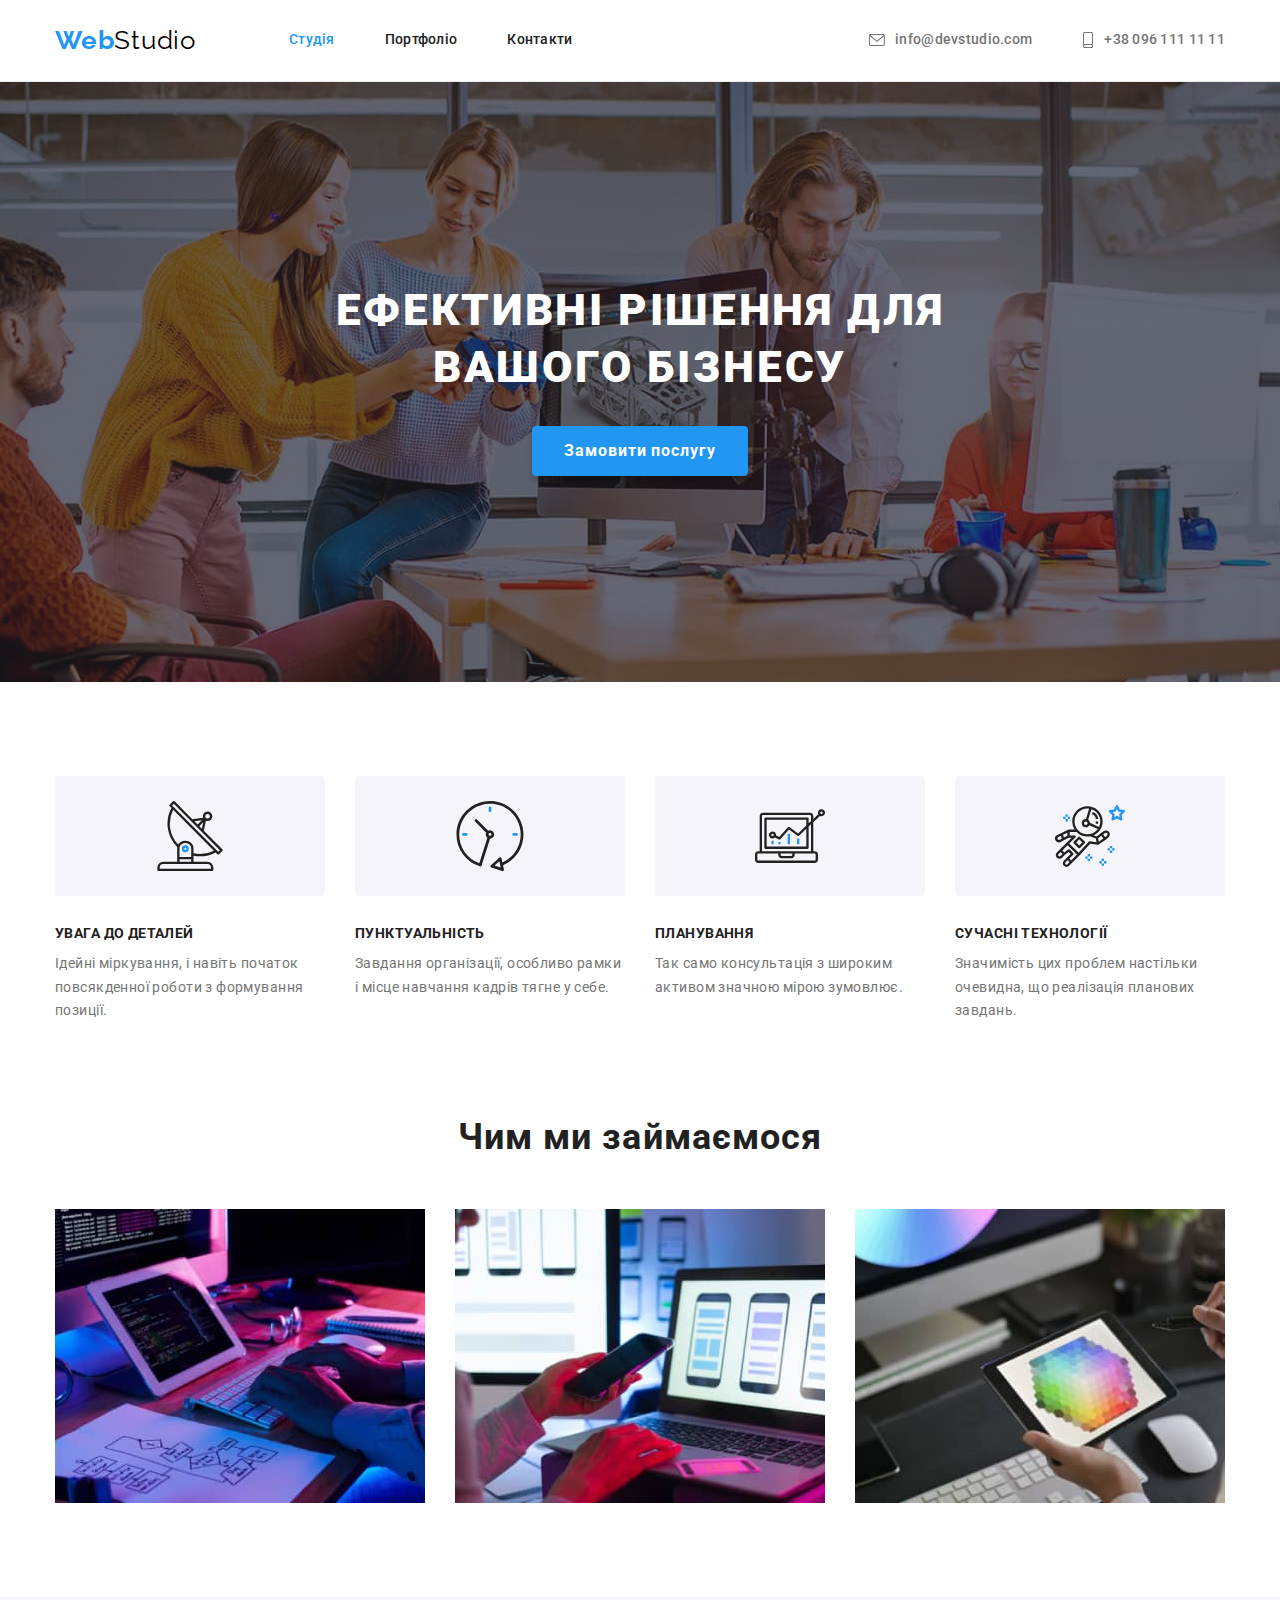
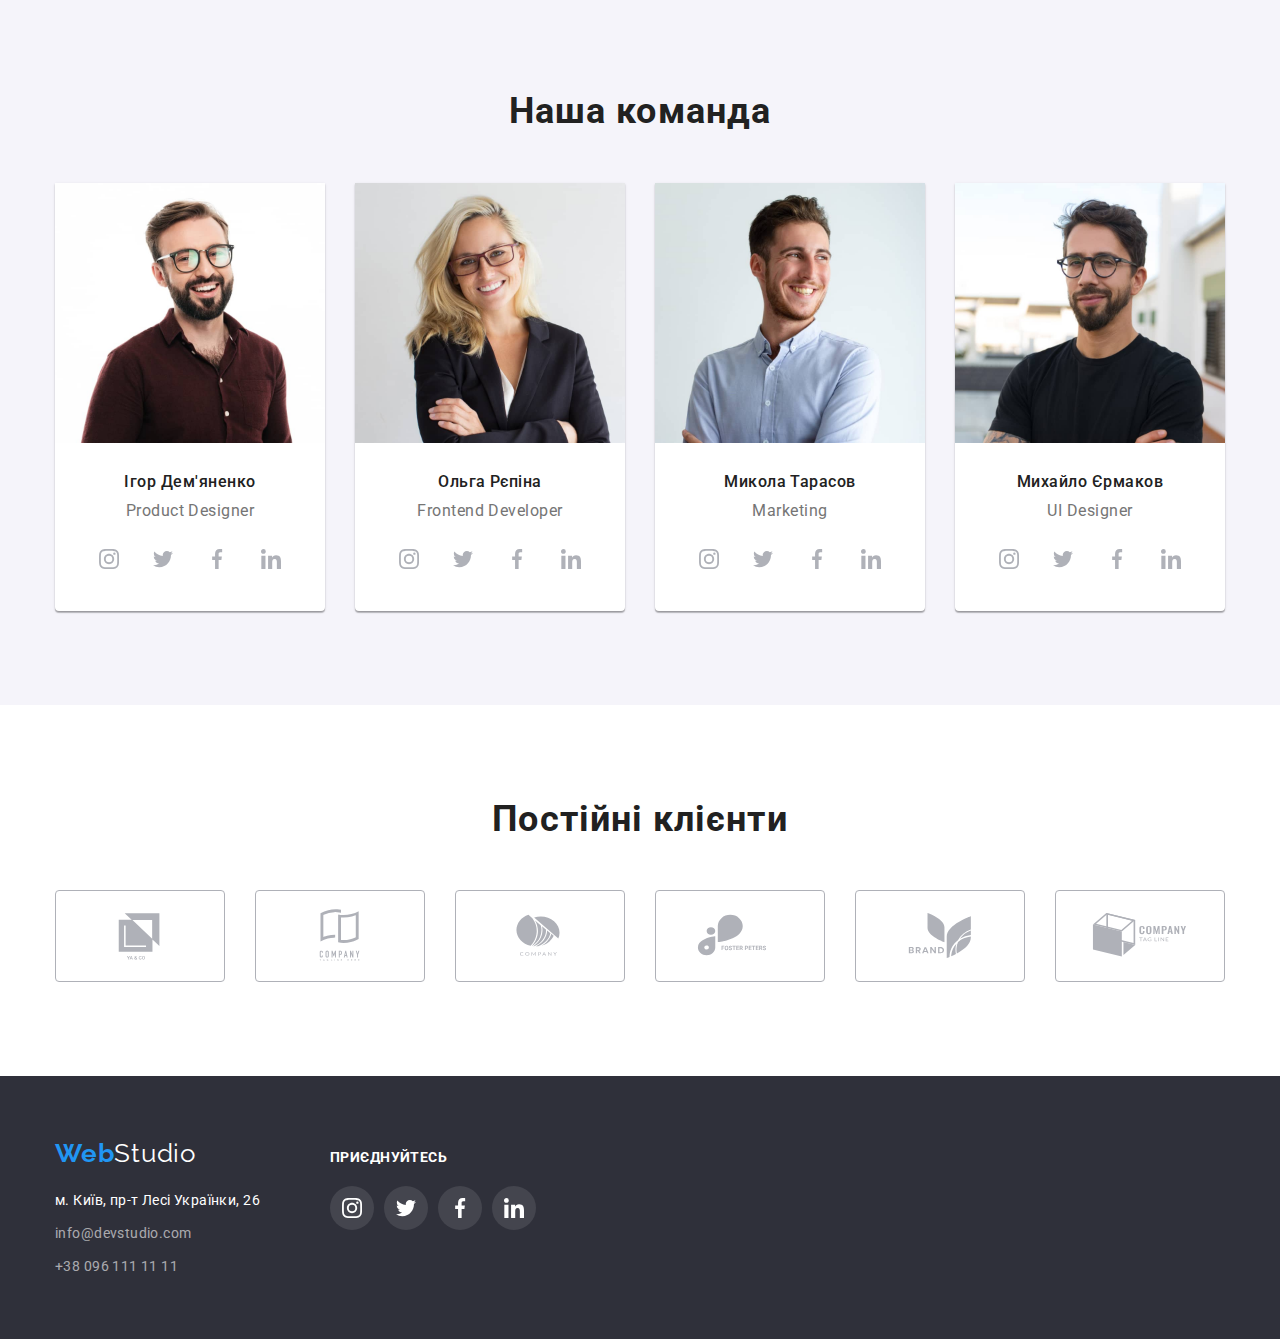
<file: index.html>
<!DOCTYPE html>
<html lang="uk">
  <head>
    <meta charset="UTF-8" />
    <meta http-equiv="X-UA-Compatible" content="IE=edge" />
    <meta name="viewport" content="width=device-width, initial-scale=1.0" />
    <title lang="en">WebStudio</title>

    <link rel="preconnect" href="https://fonts.googleapis.com" />
    <link rel="preconnect" href="https://fonts.gstatic.com" crossorigin />
    <link
      href="https://fonts.googleapis.com/css2?family=Oleo+Script&family=Raleway:wght@700&family=Roboto:wght@400;500;700;900&display=swap"
      rel="stylesheet"
    />
    <link
      href="https://fonts.googleapis.com/css2?family=Roboto:wght@400;500;700;900&display=swap"
      rel="stylesheet"
    />
    <link
      rel="stylesheet"
      href="https://cdnjs.cloudflare.com/ajax/libs/modern-normalize/1.1.0/modern-normalize.min.css"
    />
    <link rel="stylesheet" href="./css/styles.css" />
  </head>
  <body>
    <header class="page-header">
      <div class="container header-content">
        <a class="logo-link" href="./index.html"
          >Web<span class="logo-part">Studio</span></a
        >
        <nav class="nav-container">
          <ul class="nav-list list">
            <li>
              <a class="nav-link current" href="./index.html">Студія</a>
            </li>
            <li><a class="nav-link" href="./portfolio.html">Портфоліо</a></li>
            <li><a class="nav-link" href="#">Контакти</a></li>
          </ul>
        </nav>
        <ul class="contact-list list">
          <li>
            <a
              class="contact-link"
              href="mailto:info@devstudio.com"
              target="_blank"
            >
              <svg
                aria-label="іконка пошти"
                class="icon-header"
                width="16"
                height="12"
              >
                <use href="./images/sprite.svg#icon-envelope"></use></svg
              >info@devstudio.com</a
            >
          </li>
          <li>
            <a class="contact-link" href="tel:+380961111111"
              ><svg
                aria-label="іконка телефону"
                class="icon-header"
                width="12"
                height="16"
              >
                <use href="./images/sprite.svg#icon-smartphone"></use></svg
              >+38 096 111 11 11
            </a>
          </li>
        </ul>
      </div>
    </header>
    <main>
      <section class="main-section">
        <div class="container">
          <h1 class="studio-heading">Ефективні рішення для вашого бізнесу</h1>
          <button class="studio-button" type="button">Замовити послугу</button>
        </div>
      </section>
      <section class="advantages-section">
        <div class="container">
          <h2 class="visually-hidden">Наші переваги</h2>
          <ul class="advantages-list list">
            <li>
              <div class="advantages-icon-box">
                <svg
                  aria-label="іконка антени"
                  class="advantages-icon"
                  width="70"
                  height="70"
                >
                  <use href="./images/sprite.svg#icon-antenna-1"></use>
                </svg>
              </div>
              <h3 class="advantages-heading">Увага до деталей</h3>
              <p class="advantages-paragraph">
                Ідейні міркування, і навіть початок повсякденної роботи з
                формування позиції.
              </p>
            </li>
            <li>
              <div class="advantages-icon-box">
                <svg
                  aria-label="іконка годинника"
                  class="advantages-icon"
                  width="70"
                  height="70"
                >
                  <use href="./images/sprite.svg#icon-clock-1"></use>
                </svg>
              </div>
              <h3 class="advantages-heading">Пунктуальність</h3>
              <p class="advantages-paragraph">
                Завдання організації, особливо рамки і місце навчання кадрів
                тягне у себе.
              </p>
            </li>
            <li>
              <div class="advantages-icon-box">
                <svg
                  aria-label="іконка діаграми"
                  class="advantages-icon"
                  width="70"
                  height="70"
                >
                  <use href="./images/sprite.svg#icon-diagram-1"></use>
                </svg>
              </div>
              <h3 class="advantages-heading">Планування</h3>
              <p class="advantages-paragraph">
                Так само консультація з широким активом значною мірою зумовлює.
              </p>
            </li>
            <li>
              <div class="advantages-icon-box">
                <svg
                  aria-label="іконка астронавта"
                  class="advantages-icon"
                  width="70"
                  height="70"
                >
                  <use href="./images/sprite.svg#icon-astronaut-1"></use>
                </svg>
              </div>
              <h3 class="advantages-heading">Сучасні технології</h3>
              <p class="advantages-paragraph">
                Значимість цих проблем настільки очевидна, що реалізація
                планових завдань.
              </p>
            </li>
          </ul>
        </div>
      </section>
      <section class="activity-section">
        <div class="container">
          <h2 class="activity-heading">Чим ми займаємося</h2>
          <ul class="activity-list list">
            <li>
              <img
                src="./images/img-1.jpg"
                alt="Людина працює за комп'ютером"
                width="370"
                height="294"
              />
            </li>
            <li>
              <img
                src="./images/img-2.jpg"
                alt="Людина працює з телефоном та ноутбуком"
                width="370"
                height="294"
              />
            </li>
            <li>
              <img
                src="./images/img-3.jpg"
                alt="Людина дивиться на палітру кольорів у планшеті"
                width="370"
                height="294"
              />
            </li>
          </ul>
        </div>
      </section>
      <section class="team-section">
        <div class="container">
          <h2 class="team-heading">Наша команда</h2>

          <ul class="team-list list">
            <li class="team-card">
              <img
                src="./images/team-1.jpg"
                alt="Чоловік в окулярах"
                width="270"
                height="260"
              />
              <div class="team-card-text">
                <h3 class="team-name">Ігор Дем'яненко</h3>
                <p class="team-position" lang="en">Product Designer</p>

                <ul class="team-link-list list">
                  <li class="team-link-item">
                    <a class="team-link" href="#">
                      <svg
                        aria-label="іконка інстаграма"
                        class="team-icon"
                        width="20"
                        height="20"
                      >
                        <use href="./images/sprite.svg#icon-instagram"></use>
                      </svg>
                    </a>
                  </li>
                  <li class="team-link-item">
                    <a class="team-link" href="#">
                      <svg
                        aria-label="ікнока твітера"
                        class="team-icon"
                        width="20"
                        height="20"
                      >
                        <use href="./images/sprite.svg#icon-twitter"></use>
                      </svg>
                    </a>
                  </li>
                  <li class="team-link-item">
                    <a class="team-link" href="#">
                      <svg
                        aria-label="іконка фейсбука"
                        class="team-icon"
                        width="20"
                        height="20"
                      >
                        <use href="./images/sprite.svg#icon-facebook"></use>
                      </svg>
                    </a>
                  </li>
                  <li class="team-link-item">
                    <a class="team-link" href="#">
                      <svg
                        aria-label="іконка лінкедіна"
                        class="team-icon"
                        width="20"
                        height="20"
                      >
                        <use href="./images/sprite.svg#icon-linkedin"></use>
                      </svg>
                    </a>
                  </li>
                </ul>
              </div>
            </li>
            <li class="team-card">
              <img
                src="./images/team-2.jpg"
                alt="Жінка в окулярах"
                width="270"
                height="260"
              />
              <div class="team-card-text">
                <h3 class="team-name">Ольга Рєпіна</h3>
                <p class="team-position" lang="en">Frontend Developer</p>

                <ul class="team-link-list list">
                  <li class="team-link-item">
                    <a class="team-link" href="#">
                      <svg
                        aria-label="іконка інстаграма"
                        class="team-icon"
                        width="20"
                        height="20"
                      >
                        <use href="./images/sprite.svg#icon-instagram"></use>
                      </svg>
                    </a>
                  </li>
                  <li class="team-link-item">
                    <a class="team-link" href="#">
                      <svg
                        aria-label="іконка твітера"
                        class="team-icon"
                        width="20"
                        height="20"
                      >
                        <use href="./images/sprite.svg#icon-twitter"></use>
                      </svg>
                    </a>
                  </li>
                  <li class="team-link-item">
                    <a class="team-link" href="#">
                      <svg
                        aria-label="іконка фейсбука"
                        class="team-icon"
                        width="20"
                        height="20"
                      >
                        <use href="./images/sprite.svg#icon-facebook"></use>
                      </svg>
                    </a>
                  </li>
                  <li class="team-link-item">
                    <a class="team-link" href="#">
                      <svg
                        aria-label="іконка лінкедіна"
                        class="team-icon"
                        width="20"
                        height="20"
                      >
                        <use href="./images/sprite.svg#icon-linkedin"></use>
                      </svg>
                    </a>
                  </li>
                </ul>
              </div>
            </li>
            <li class="team-card">
              <img
                src="./images/team-3.jpg"
                alt="Хлопець в сорочці"
                width="270"
                height="260"
              />
              <div class="team-card-text">
                <h3 class="team-name">Микола Тарасов</h3>
                <p class="team-position" lang="en">Marketing</p>

                <ul class="team-link-list list">
                  <li class="team-link-item">
                    <a class="team-link" href="#">
                      <svg
                        aria-label="іконка інстаграма"
                        class="team-icon"
                        width="20"
                        height="20"
                      >
                        <use href="./images/sprite.svg#icon-instagram"></use>
                      </svg>
                    </a>
                  </li>
                  <li class="team-link-item">
                    <a class="team-link" href="#">
                      <svg
                        aria-label="іконка твітера"
                        class="team-icon"
                        width="20"
                        height="20"
                      >
                        <use href="./images/sprite.svg#icon-twitter"></use>
                      </svg>
                    </a>
                  </li>
                  <li class="team-link-item">
                    <a class="team-link" href="#">
                      <svg
                        aria-label="іконка фейсбука"
                        class="team-icon"
                        width="20"
                        height="20"
                      >
                        <use href="./images/sprite.svg#icon-facebook"></use>
                      </svg>
                    </a>
                  </li>
                  <li class="team-link-item">
                    <a class="team-link" href="#">
                      <svg
                        aria-label="іконка лінкедіна"
                        class="team-icon"
                        width="20"
                        height="20"
                      >
                        <use href="./images/sprite.svg#icon-linkedin"></use>
                      </svg>
                    </a>
                  </li>
                </ul>
              </div>
            </li>
            <li class="team-card">
              <img
                src="./images/team-4.jpg"
                alt="Хлопець в окулярах"
                width="270"
                height="260"
              />
              <div class="team-card-text">
                <h3 class="team-name">Михайло Єрмаков</h3>
                <p class="team-position" lang="en">UI Designer</p>

                <ul class="team-link-list list">
                  <li class="team-link-item">
                    <a class="team-link" href="#">
                      <svg
                        aria-label="іконка інстаграма"
                        class="team-icon"
                        width="20"
                        height="20"
                      >
                        <use href="./images/sprite.svg#icon-instagram"></use>
                      </svg>
                    </a>
                  </li>
                  <li class="team-link-item">
                    <a class="team-link" href="#">
                      <svg
                        aria-label="іконка твітера"
                        class="team-icon"
                        width="20"
                        height="20"
                      >
                        <use href="./images/sprite.svg#icon-twitter"></use>
                      </svg>
                    </a>
                  </li>
                  <li class="team-link-item">
                    <a class="team-link" href="#">
                      <svg
                        aria-label="іконка фейсбука"
                        class="team-icon"
                        width="20"
                        height="20"
                      >
                        <use href="./images/sprite.svg#icon-facebook"></use>
                      </svg>
                    </a>
                  </li>
                  <li class="team-link-item">
                    <a class="team-link" href="#">
                      <svg
                        aria-label="іконка лінкедіна"
                        class="team-icon"
                        width="20"
                        height="20"
                      >
                        <use href="./images/sprite.svg#icon-linkedin"></use>
                      </svg>
                    </a>
                  </li>
                </ul>
              </div>
            </li>
          </ul>
        </div>
      </section>
      <section class="clients-section">
        <div class="container">
          <h2 class="clients-heading">Постійні клієнти</h2>
          <ul class="clients-list list">
            <li class="client-list-item">
              <a href="#" class="clients-link">
                <svg
                  aria-label="лого компанії"
                  class="clients-icon"
                  width="106"
                  height="60"
                >
                  <use href="./images/sprite.svg#icon-logo"></use>
                </svg>
              </a>
            </li>
            <li class="client-list-item">
              <a href="#" class="clients-link">
                <svg
                  aria-label="лого компанії"
                  class="clients-icon"
                  width="106"
                  height="60"
                >
                  <use href="./images/sprite.svg#icon-logo-2"></use>
                </svg>
              </a>
            </li>
            <li class="client-list-item">
              <a href="#" class="clients-link">
                <svg
                  aria-label="лого компанії"
                  class="clients-icon"
                  width="106"
                  height="60"
                >
                  <use href="./images/sprite.svg#icon-logo-3"></use>
                </svg>
              </a>
            </li>
            <li class="client-list-item">
              <a href="#" class="clients-link">
                <svg
                  aria-label="лого компанії"
                  class="clients-icon"
                  width="106"
                  height="60"
                >
                  <use href="./images/sprite.svg#icon-logo-4"></use>
                </svg>
              </a>
            </li>
            <li class="client-list-item">
              <a href="#" class="clients-link">
                <svg
                  aria-label="лого компанії"
                  class="clients-icon"
                  width="106"
                  height="60"
                >
                  <use href="./images/sprite.svg#icon-logo-5"></use>
                </svg>
              </a>
            </li>
            <li class="client-list-item">
              <a href="#" class="clients-link">
                <svg
                  aria-label="лого компанії"
                  class="clients-icon"
                  width="106"
                  height="60"
                >
                  <use href="./images/sprite.svg#icon-logo-6"></use>
                </svg>
              </a>
            </li>
          </ul>
        </div>
      </section>
    </main>
    <footer class="page-footer">
      <div class="footer-container container">
        <div class="address-info-box">
          <a class="footer-logo" href="./index.html"
            >Web<span class="footer-logo-part">Studio</span></a
          >
          <address class="address-info">
            <ul class="address-list list">
              <li>
                <a
                  class="address-link"
                  href="https://goo.gl/maps/ioWXc1XH5CA14CVF7"
                  target="_blank"
                  rel="noopener norefferer nofollow"
                  >м. Київ, пр-т Лесі Українки, 26</a
                >
              </li>
              <li>
                <a
                  class="footer-link"
                  href="mailto:info@devstudio.com"
                  target="_blank"
                  >info@devstudio.com</a
                >
              </li>
              <li>
                <a class="footer-link" href="tel:+380961111111"
                  >+38 096 111 11 11</a
                >
              </li>
            </ul>
          </address>
        </div>
        <div class="join-box">
          <p class="join-paragraph">Приєднуйтесь</p>
          <ul class="join-list list">
            <li class="join-list-item">
              <a class="join-link" href="#">
                <svg
                  aria-label="інонка інстаграма"
                  class="join-icon"
                  width="20"
                  height="20"
                >
                  <use href="./images/sprite.svg#icon-instagram-2"></use>
                </svg>
              </a>
            </li>
            <li class="join-list-item">
              <a class="join-link" href="#">
                <svg
                  aria-label="інонка твітера"
                  class="join-icon"
                  width="20"
                  height="20"
                >
                  <use href="./images/sprite.svg#icon-twitter-2"></use>
                </svg>
              </a>
            </li>
            <li class="join-list-item">
              <a class="join-link" href="#">
                <svg
                  aria-label="іконка фейсбука"
                  class="join-icon"
                  width="20"
                  height="20"
                >
                  <use href="./images/sprite.svg#icon-facebook-2"></use>
                </svg>
              </a>
            </li>
            <li class="join-list-item">
              <a class="join-link" href="#">
                <svg
                  aria-label="іконка лінкедіна"
                  class="join-icon"
                  width="20"
                  height="20"
                >
                  <use href="./images/sprite.svg#icon-linkedin-2"></use>
                </svg>
              </a>
            </li>
          </ul>
        </div>
      </div>
    </footer>
  </body>
</html>
</file>
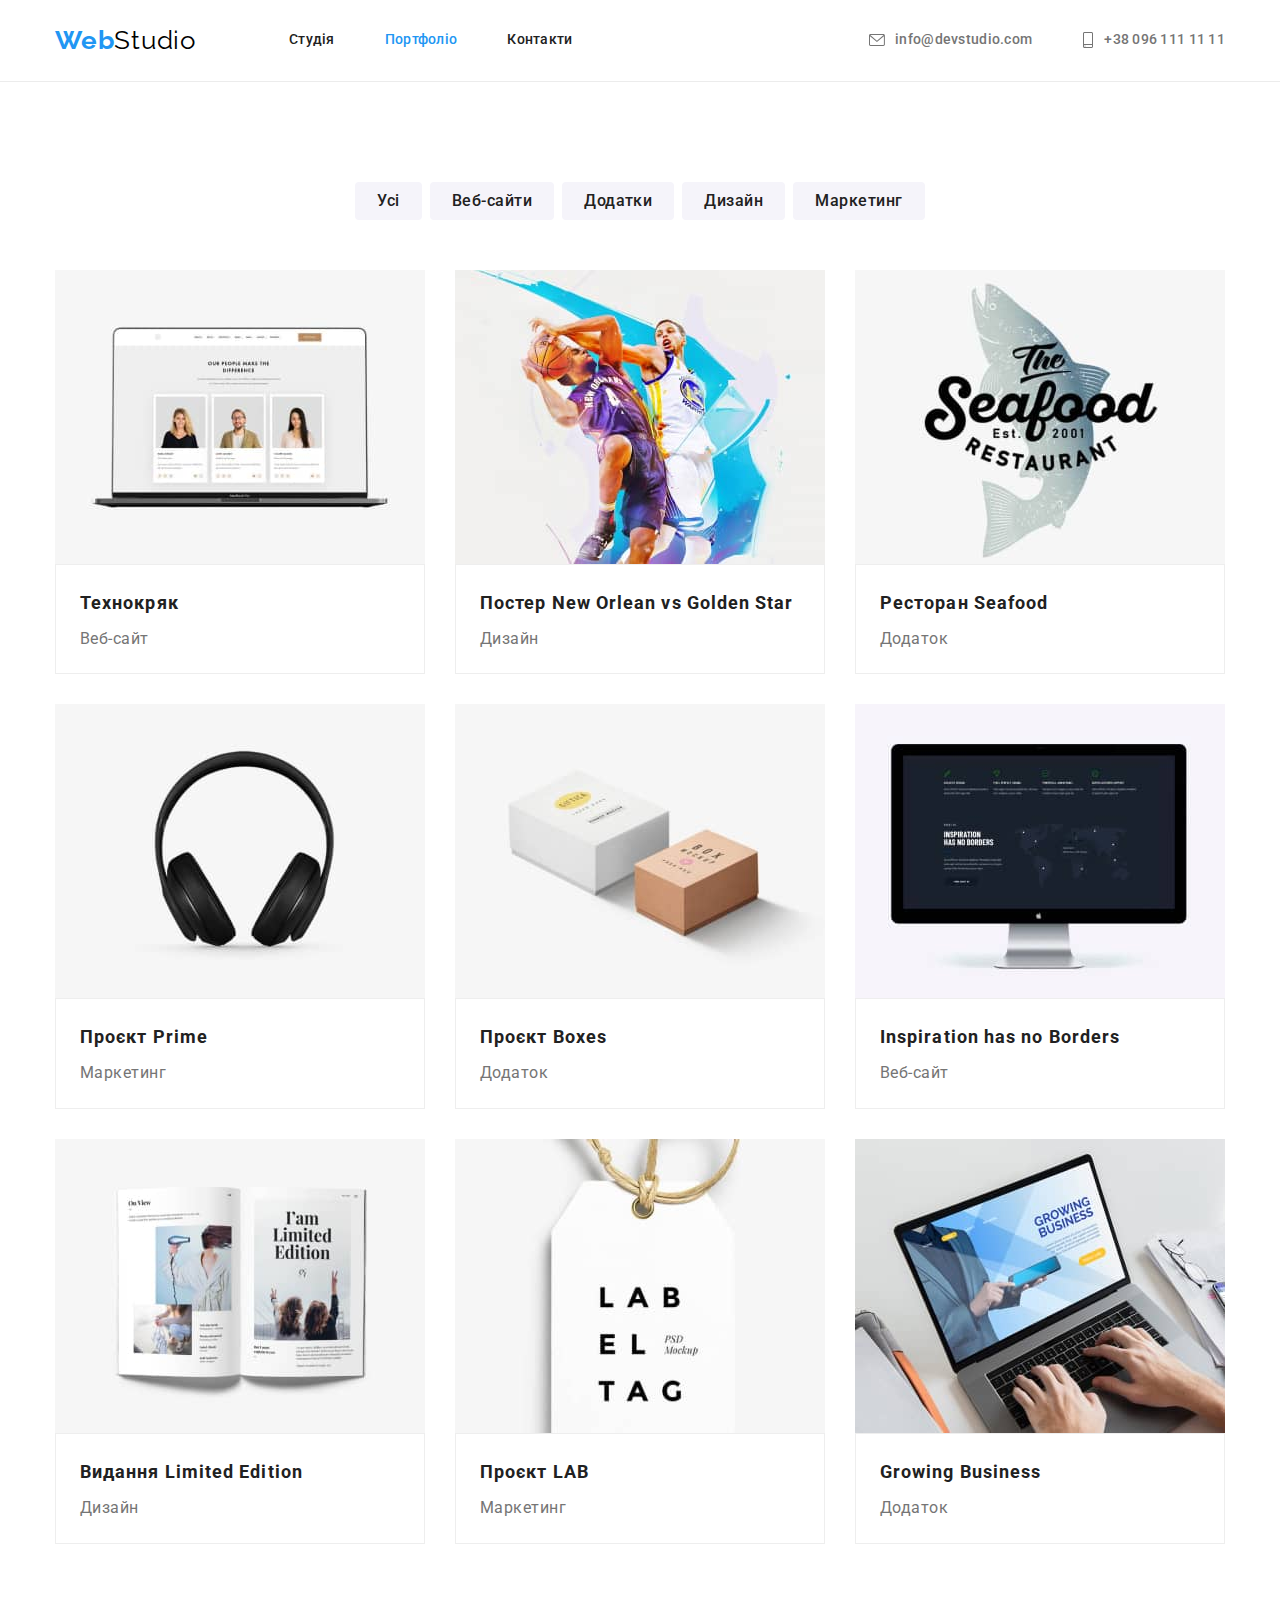
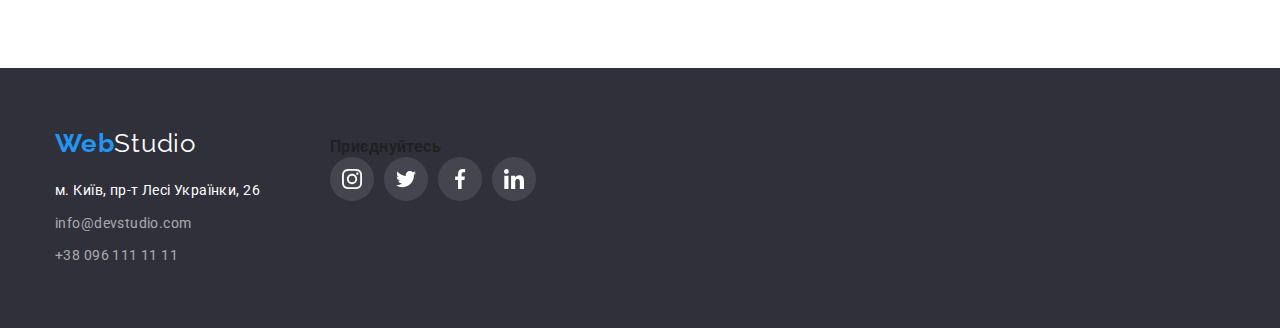
<file: portfolio.html>
<!DOCTYPE html>
<html lang="uk">
  <head>
    <meta charset="UTF-8" />
    <meta http-equiv="X-UA-Compatible" content="IE=edge" />
    <meta name="viewport" content="width=device-width, initial-scale=1.0" />
    <title>Portfolio</title>

    <link rel="preconnect" href="https://fonts.googleapis.com" />
    <link rel="preconnect" href="https://fonts.gstatic.com" crossorigin />
    <link
      href="https://fonts.googleapis.com/css2?family=Oleo+Script&family=Raleway:wght@700&family=Roboto:wght@400;500;700;900&display=swap"
      rel="stylesheet"
    />
    <link
      href="https://fonts.googleapis.com/css2?family=Roboto:wght@400;500;700;900&display=swap"
      rel="stylesheet"
    />
    <link
      rel="stylesheet"
      href="https://cdnjs.cloudflare.com/ajax/libs/modern-normalize/1.1.0/modern-normalize.min.css"
    />
    <link rel="stylesheet" href="./css/styles.css" />
  </head>
  <body>
    <header class="page-header">
      <div class="container header-content">
        <a class="logo-link" href="./index.html"
          >Web<span class="logo-part">Studio</span></a
        >
        <nav class="nav-container">
          <ul class="nav-list list">
            <li><a class="nav-link" href="./index.html">Студія</a></li>
            <li>
              <a class="nav-link current" href="./portfolio.html">Портфоліо</a>
            </li>
            <li><a class="nav-link" href="#">Контакти</a></li>
          </ul>
        </nav>
        <ul class="contact-list list">
          <li>
            <a
              class="contact-link"
              href="mailto:info@devstudio.com"
              target="_blank"
              ><svg
                aria-label="іконка пошти"
                class="icon-header"
                width="16"
                height="12"
              >
                <use href="./images/sprite.svg#icon-envelope"></use></svg
              >info@devstudio.com</a
            >
          </li>
          <li>
            <a class="contact-link" href="tel:+380961111111"
              ><svg
                aria-label="іконка телефона"
                class="icon-header"
                width="12"
                height="16"
              >
                <use href="./images/sprite.svg#icon-smartphone"></use></svg
              >+38 096 111 11 11</a
            >
          </li>
        </ul>
      </div>
    </header>
    <main>
      <section class="portfolio-section">
        <div class="container">
          <h1 class="visually-hidden">Портфоліо</h1>
          <ul class="button-list list">
            <li><button class="portfolio-button" type="button">Усі</button></li>
            <li>
              <button class="portfolio-button" type="button">Веб-сайти</button>
            </li>
            <li>
              <button class="portfolio-button" type="button">Додатки</button>
            </li>
            <li>
              <button class="portfolio-button" type="button">Дизайн</button>
            </li>
            <li>
              <button class="portfolio-button" type="button">Маркетинг</button>
            </li>
          </ul>
          <ul class="portfolio-list list">
            <li class="portfolio-card">
              <a class="portfolio-card-link link" href="#">
                <img
                  src="./images/portfolio-1.jpg"
                  alt="Три працівника на екрані
              ноутбука"
                  width="370"
                  height="294"
                />
                <div class="portfolio-card-text">
                  <h2 class="portfolio-heading">Технокряк</h2>
                  <p class="portfolio-paragraph">Веб-сайт</p>
                </div>
              </a>
            </li>
            <li class="portfolio-card">
              <a class="portfolio-card-link link" href="#">
                <img
                  src="./images/portfolio-2.jpg"
                  alt="Два чоловіка грають у
              баскетбол"
                  width="370"
                  height="294"
                />
                <div class="portfolio-card-text">
                  <h2 class="portfolio-heading">
                    Постер <span lang="en">New Orlean vs Golden Star</span>
                  </h2>
                  <p class="portfolio-paragraph">Дизайн</p>
                </div>
              </a>
            </li>
            <li class="portfolio-card">
              <a class="portfolio-card-link link" href="#">
                <img
                  src="./images/portfolio-3.jpg"
                  alt="Лого ресторану"
                  width="370"
                  height="294"
                />
                <div class="portfolio-card-text">
                  <h2 class="portfolio-heading">
                    Ресторан <span lang="en">Seafood</span>
                  </h2>
                  <p class="portfolio-paragraph">Додаток</p>
                </div>
              </a>
            </li>
            <li class="portfolio-card">
              <a class="portfolio-card-link link" href="#">
                <img
                  src="./images/portfolio-4.jpg"
                  alt="Навушники"
                  width="370"
                  height="294"
                />
                <div class="portfolio-card-text">
                  <h2 class="portfolio-heading">
                    Проєкт <span lang="en">Prime</span>
                  </h2>
                  <p class="portfolio-paragraph">Маркетинг</p>
                </div>
              </a>
            </li>
            <li class="portfolio-card">
              <a class="portfolio-card-link link" href="#">
                <img
                  src="./images/portfolio-5.jpg"
                  alt="Дві картонні коробки"
                  width="370"
                  height="294"
                />
                <div class="portfolio-card-text">
                  <h2 class="portfolio-heading">
                    Проєкт <span lang="en">Boxes</span>
                  </h2>
                  <p class="portfolio-paragraph">Додаток</p>
                </div>
              </a>
            </li>
            <li class="portfolio-card">
              <a class="portfolio-card-link link" href="#">
                <img
                  src="./images/portfolio-6.jpg"
                  alt="Комп'тер із написом на
              моніторі"
                  width="370"
                  height="294"
                />
                <div class="portfolio-card-text">
                  <h2 class="portfolio-heading" lang="en">
                    Inspiration has no Borders
                  </h2>
                  <p class="portfolio-paragraph">Веб-сайт</p>
                </div>
              </a>
            </li>
            <li class="portfolio-card">
              <a class="portfolio-card-link link" href="#">
                <img
                  src="./images/portfolio-7.jpg"
                  alt="Розгорнута книга"
                  width="370"
                  height="294"
                />
                <div class="portfolio-card-text">
                  <h2 class="portfolio-heading">
                    Видання <span lang="en">Limited Edition</span>
                  </h2>
                  <p class="portfolio-paragraph">Дизайн</p>
                </div>
              </a>
            </li>
            <li class="portfolio-card">
              <a class="portfolio-card-link link" href="#">
                <img
                  src="./images/portfolio-8.jpg"
                  alt="Бирка з логотипом"
                  width="370"
                  height="294"
                />
                <div class="portfolio-card-text">
                  <h2 class="portfolio-heading">
                    Проєкт <span lang="en">LAB</span>
                  </h2>
                  <p class="portfolio-paragraph">Маркетинг</p>
                </div>
              </a>
            </li>
            <li class="portfolio-card">
              <a class="portfolio-card-link link" href="#">
                <img
                  src="./images/portfolio-9.jpg"
                  alt="Людина друкує на
              клавіатурі ноутбуку"
                  width="370"
                  height="294"
                />
                <div class="portfolio-card-text">
                  <h2 class="portfolio-heading" lang="en">Growing Business</h2>
                  <p class="portfolio-paragraph">Додаток</p>
                </div>
              </a>
            </li>
          </ul>
        </div>
      </section>
    </main>
    <footer class="page-footer">
      <div class="footer-container container">
        <div class="address-info-box">
          <a class="footer-logo" href="./index.html"
            >Web<span class="footer-logo-part">Studio</span></a
          >
          <address class="address-info">
            <ul class="address-list list">
              <li>
                <a
                  class="address-link"
                  href="https://goo.gl/maps/ioWXc1XH5CA14CVF7"
                  target="_blank"
                  rel="noopener norefferer nofollow"
                  >м. Київ, пр-т Лесі Українки, 26</a
                >
              </li>
              <li>
                <a
                  class="footer-link"
                  href="mailto:info@devstudio.com"
                  target="_blank"
                  >info@devstudio.com</a
                >
              </li>
              <li>
                <a class="footer-link" href="tel:+380961111111"
                  >+38 096 111 11 11</a
                >
              </li>
            </ul>
          </address>
        </div>
        <div class="join-box">
          <h3 class="join-heading">Приєднуйтесь</h3>
          <ul class="join-list list">
            <li class="join-list-item">
              <a class="join-link" href="#">
                <svg
                  aria-label="іконка інстаграма"
                  class="join-icon"
                  width="20"
                  height="20"
                >
                  <use href="./images/sprite.svg#icon-instagram-2"></use>
                </svg>
              </a>
            </li>
            <li class="join-list-item">
              <a class="join-link" href="#">
                <svg
                  aria-label="іконка твітера"
                  class="join-icon"
                  width="20"
                  height="20"
                >
                  <use href="./images/sprite.svg#icon-twitter-2"></use>
                </svg>
              </a>
            </li>
            <li class="join-list-item">
              <a class="join-link" href="#">
                <svg
                  aria-label="іконка фейсбука"
                  class="join-icon"
                  width="20"
                  height="20"
                >
                  <use href="./images/sprite.svg#icon-facebook-2"></use>
                </svg>
              </a>
            </li>
            <li class="join-list-item">
              <a class="join-link" href="#">
                <svg
                  aria-label="іконка лінкедіна"
                  class="join-icon"
                  width="20"
                  height="20"
                >
                  <use href="./images/sprite.svg#icon-linkedin-2"></use>
                </svg>
              </a>
            </li>
          </ul>
        </div>
      </div>
    </footer>
  </body>
</html>
</file>
<file: css/styles.css>
:root {
  --footer-color: #2f303a;
  --accent-color: #2196f3;
  --main-color: #ffffff;
  --primary-text-color: #757575;
  --secondary-text-color: #212121;
  --background-color: #f5f5f5;
  --additional-background-color: #f5f4fa;
  --main-font: "Roboto", sans-serif;
  --logo-font: "Raleway", sans-serif;
}

body {
  background-color: var(--main-color);
  font-family: "Roboto", sans-serif;
  color: var(--secondary-text-color);
  font-size: 14px;
  letter-spacing: 00.03em;
}
h1,
h2,
h3,
h4,
h5,
h6 {
  margin: 0px;
}

ul {
  margin-bottom: 0px;
}

img {
  display: block;
  max-width: 100%;
  height: auto;
}

.address {
  font-style: normal;
}

.section {
  padding-top: 94px;
  padding-bottom: 94px;
}

.list {
  list-style: none;
  margin: 0;
  padding-left: 0;
}

.visually-hidden {
  position: absolute;
  width: 1px;
  height: 1px;
  margin: -1px;
  border: 0;
  padding: 0;
  white-space: nowrap;
  clip-path: inset(100%);
  clip: rect(0 0 0 0);
  overflow: hidden;
}
/* header */

.page-header {
  border-bottom: 1px solid #ececec;
}
.container {
  width: 1200px;
  margin: 0 auto;
  padding: 0 15px;
}

.header-content {
  display: flex;
  align-items: center;
}

.logo-link {
  margin-top: 25px;
  margin-bottom: 25px;
  margin-right: 93px;
  color: var(--accent-color);
  font-family: "Raleway", sans-serif;
  font-style: normal;
  font-weight: 700;
  font-size: 26px;
  line-height: 1.19;
  letter-spacing: 0.03em;
  text-decoration: none;
}

.logo-part {
  color: #000000;
  font-family: "Raleway", sans-serif;
  font-weight: 400;
  font-size: 26px;
  line-height: 1.19;
  letter-spacing: 0.03em;
}

.nav-container {
  display: flex;
  align-items: center;
}

.nav-list {
  margin: 0;
  padding-left: 0px;
  display: flex;
}

.contact-list {
  display: flex;
  margin-left: auto;
  margin-bottom: 0;
}

.contact-list > li:not(:last-child) {
  margin-right: 50px;
}

.nav-list > li:not(:last-child) {
  margin-right: 50px;
}

.nav-link,
.contact-link {
  display: flex;
  align-items: center;
  padding: 32px 0;
  font-family: inherit;
  font-weight: 500;
  font-size: 14px;
  line-height: 1.14;
  letter-spacing: 0.02em;
  text-decoration: none;
}

.nav-link {
  color: var(--secondary-text-color);
}

.contact-link {
  color: var(--primary-text-color);
}

.icon-header {
  fill: currentColor;
  margin-right: 10px;
}

.contact-link:hover .icon-header {
  fill: var(--accent-color);
}

.nav-link:hover,
.nav-link:focus,
.contact-link:hover,
.contact-link:focus {
  color: var(--accent-color);
}

.nav-link.current {
  color: var(--accent-color);
}

/* section1 */

.main-section {
  background-image: linear-gradient(
      rgba(47, 48, 58, 0.4),
      rgba(47, 48, 58, 0.4)
    ),
    url(../images/bg-image.jpg);
  background-position: center;
  background-size: cover;
  background-repeat: no-repeat;
  max-width: 1600px;
  height: 600px;
  margin: 0 auto;
  background-color: var(--footer-color);
  padding: 200px 0;
  text-align: center;
}

.studio-heading {
  width: 696px;
  margin: 0 auto;
  margin-bottom: 30px;
  font-weight: 900;
  font-size: 44px;
  line-height: 1.3;
  text-align: center;
  letter-spacing: 0.06em;
  text-transform: uppercase;
  color: var(--main-color);
}

.studio-button {
  background-color: var(--accent-color);
  border: none;
  box-shadow: 0px 4px 4px rgba(0, 0, 0, 0.15);
  border-radius: 4px;
  font-family: inherit;
  font-style: normal;
  font-weight: 700;
  font-size: 16px;
  line-height: 1.88;
  letter-spacing: 0.06em;
  padding: 10px 32px;
  color: var(--main-color);
  cursor: pointer;
}

.studio-button:hover,
.studio-button:focus {
  background-color: #188ce8;
  box-shadow: 0px 4px 4px rgba(0, 0, 0, 0.15);
}

/* section 2 */

.advantages-section {
  padding-top: 94px;
  background-color: var(--main-color);
}

.advantages-list {
  display: flex;
}

.advantages-list > li {
  width: 270px;
}

.advantages-list > li:not(:last-child) {
  margin-right: 30px;
}

.advantages-icon-box {
  width: 270px;
  height: 120px;
  padding: 25px 100px;
  background-color: #f5f4fa;
  border: none;
  border-radius: 4px;
  margin-bottom: 30px;
}

.advantages-heading {
  margin-bottom: 10px;
  font-weight: 700;
  font-size: 14px;
  line-height: 1.14;
  letter-spacing: 0.03em;
  text-transform: uppercase;
  color: var(--secondary-text-color);
}

.advantages-paragraph {
  margin: 0;
  font-size: 14px;
  line-height: 1.7;
  letter-spacing: 0.03em;
  color: var(--primary-text-color);
}

/* section3-4 */

.activity-section,
.clients-section {
  padding: 94px 0;
  background-color: var(--main-color);
}

.activity-heading,
.team-heading,
.clients-heading {
  margin-bottom: 50px;
  font-weight: 700;
  font-size: 36px;
  line-height: 1.16;
  text-align: center;
  letter-spacing: 0.03em;
  color: var(--secondary-text-color);
}

.activity-list {
  display: flex;
}

.activity-list > li:not(:last-child) {
  margin-right: 30px;
}

.team-section {
  padding: 94px 0;
  background-color: #f5f4fa;
}

.team-list {
  display: flex;
}

.team-list > li:not(:last-child) {
  margin-right: 30px;
}

.team-card {
  text-align: center;
  width: 270px;
  background-color: var(--main-color);
  box-shadow: 0px 1px 3px rgba(0, 0, 0, 0.12), 0px 1px 1px rgba(0, 0, 0, 0.14),
    0px 2px 1px rgba(0, 0, 0, 0.2);
  border-radius: 0px 0px 4px 4px;
}

.team-card-text {
  padding-top: 30px;
  padding-bottom: 30px;
}

.team-link-list {
  margin-top: 16px;
  display: flex;
  justify-content: center;
  gap: 10px;
}

.team-link-item {
  width: 44px;
  height: 44px;
}

.team-link {
  display: inline-flex;
  justify-content: center;
  align-items: center;
  width: 100%;
  height: 100%;
  color: #afb1b8;
  border-radius: 50%;
}

.team-link:hover,
.team-link:focus {
  background-color: var(--accent-color);
  color: var(--main-color);
  border-color: var(--main-color);
}

.team-icon {
  fill: currentColor;
}

.team-name {
  margin: 0;
  font-weight: 500;
  font-size: 16px;
  line-height: 1.18;
  letter-spacing: 0.03em;
  color: var(--secondary-text-color);
}

.team-position {
  margin: 10px 0 0;
  font-size: 16px;
  line-height: 1.18;
  letter-spacing: 0.03em;
  color: var(--primary-text-color);
}

.clients-list {
  display: flex;
  justify-content: space-between;
}

.client-list-item {
  width: 170px;
  height: 92px;
}

.clients-link {
  display: inline-flex;
  justify-content: center;
  align-items: center;
  width: 100%;
  height: 100%;
  border: 1px solid #afb1b8;
  border-radius: 4px;
  color: #afb1b8;
}

.clients-link:hover {
  color: var(--accent-color);
  border-color: #188ce8;
}

.clients-icon {
  fill: currentColor;
}

/* footer */

.page-footer {
  background-color: var(--footer-color);
  padding: 60px 0;
}

.address-info {
  margin-top: 20px;
}

.footer-logo {
  display: inline-block;
  color: var(--accent-color);
  font-family: "Raleway", sans-serif;
  font-weight: 700;
  font-size: 26px;
  line-height: 1.19;
  letter-spacing: 0.03em;
  text-decoration: none;
}

.footer-logo-part {
  color: var(--main-color);
  font-family: "Raleway", sans-serif;
  font-weight: 400;
  font-size: 26px;
  line-height: 1.19;
  letter-spacing: 0.03em;
}

.footer-link {
  font-family: inherit;
  font-style: normal;
  font-weight: 400;
  font-size: 14px;
  line-height: 1.7;
  letter-spacing: 0.03em;
  color: rgba(255, 255, 255, 0.6);
  text-decoration: none;
}

.address-list > li:not(:last-child) {
  margin-bottom: 9px;
}

.address-link {
  font-family: inherit;
  font-style: normal;
  font-weight: 400;
  font-size: 14px;
  line-height: 1.7;
  letter-spacing: 0.03em;
  color: var(--main-color);
  text-decoration: none;
}

.footer-link:hover,
.footer-link:focus {
  color: var(--accent-color);
}

.footer-container {
  display: flex;
  align-items: baseline;
}

.address-info-box {
  margin-right: 70px;
}

.join-paragraph {
  font-family: var(--main-font);
  font-weight: 700;
  font-size: 14px;
  line-height: 1.14;
  text-transform: uppercase;
  color: var(--main-color);
  margin-bottom: 20px;
}

.join-list {
  width: 206px;
  height: 44px;
  display: flex;
  justify-content: space-between;
}

.join-list-item {
  width: 44px;
  height: 44px;
}

.join-link {
  display: inline-flex;
  justify-content: center;
  align-items: center;
  width: 100%;
  height: 100%;
  background-color: rgba(255, 255, 255, 0.1);
  border-radius: 50%;
}

.join-icon {
  fill: var(--main-color);
}

.join-link:hover,
.join-link:focus {
  background-color: var(--accent-color);
}

/* portfolio */

.portfolio-section {
  padding-top: 100px;
  padding-bottom: 94px;
  background-color: var(--main-color);
}

.button-list {
  margin-bottom: 50px;
  display: flex;
  justify-content: center;
}

.button-list > li:not(:last-child) {
  margin-right: 8px;
}

.portfolio-button {
  background-color: var(--additional-background-color);
  font-family: inherit;
  font-style: normal;
  font-weight: 500;
  font-size: 16px;
  line-height: 1.6;
  text-align: center;
  letter-spacing: 0.03em;
  color: var(--secondary-text-color);
  cursor: pointer;
  border: none;
  border-radius: 4px;
  padding: 6px 22px;
}

.portfolio-button:hover,
.portfolio-button:focus {
  background-color: var(--accent-color);
  color: var(--main-color);
  box-shadow: 0px 3px 1px rgba(0, 0, 0, 0.1), 0px 1px 2px rgba(0, 0, 0, 0.08),
    0px 2px 2px rgba(0, 0, 0, 0.12);
}

.portfolio-list {
  display: flex;
  flex-wrap: wrap;
}

.portfolio-list > li {
  margin-right: 30px;
}

.portfolio-list > li:nth-child(3n) {
  margin-right: 0;
}

.portfolio-card {
  margin-bottom: 30px;
  width: 370px;
}

.portfolio-card-text {
  border: 1px solid #eeeeee;
  padding: 20px 24px;
}

.portfolio-card-link {
  display: block;
}

.portfolio-card-link:hover,
.portfolio-card-link:focus {
  box-shadow: 0px 1px 1px rgba(0, 0, 0, 0.12), 0px 4px 4px rgba(0, 0, 0, 0.06),
    1px 4px 6px rgba(0, 0, 0, 0.16);
}

.link {
  text-decoration: none;
}

.portfolio-heading {
  margin-bottom: 4px;
  font-weight: 700;
  font-size: 18px;
  line-height: 2;
  letter-spacing: 0.06em;
  color: var(--secondary-text-color);
}

.portfolio-paragraph {
  margin: 0;
  font-size: 16px;
  line-height: 1.8;
  letter-spacing: 0.03em;
  color: var(--primary-text-color);
}
</file>
